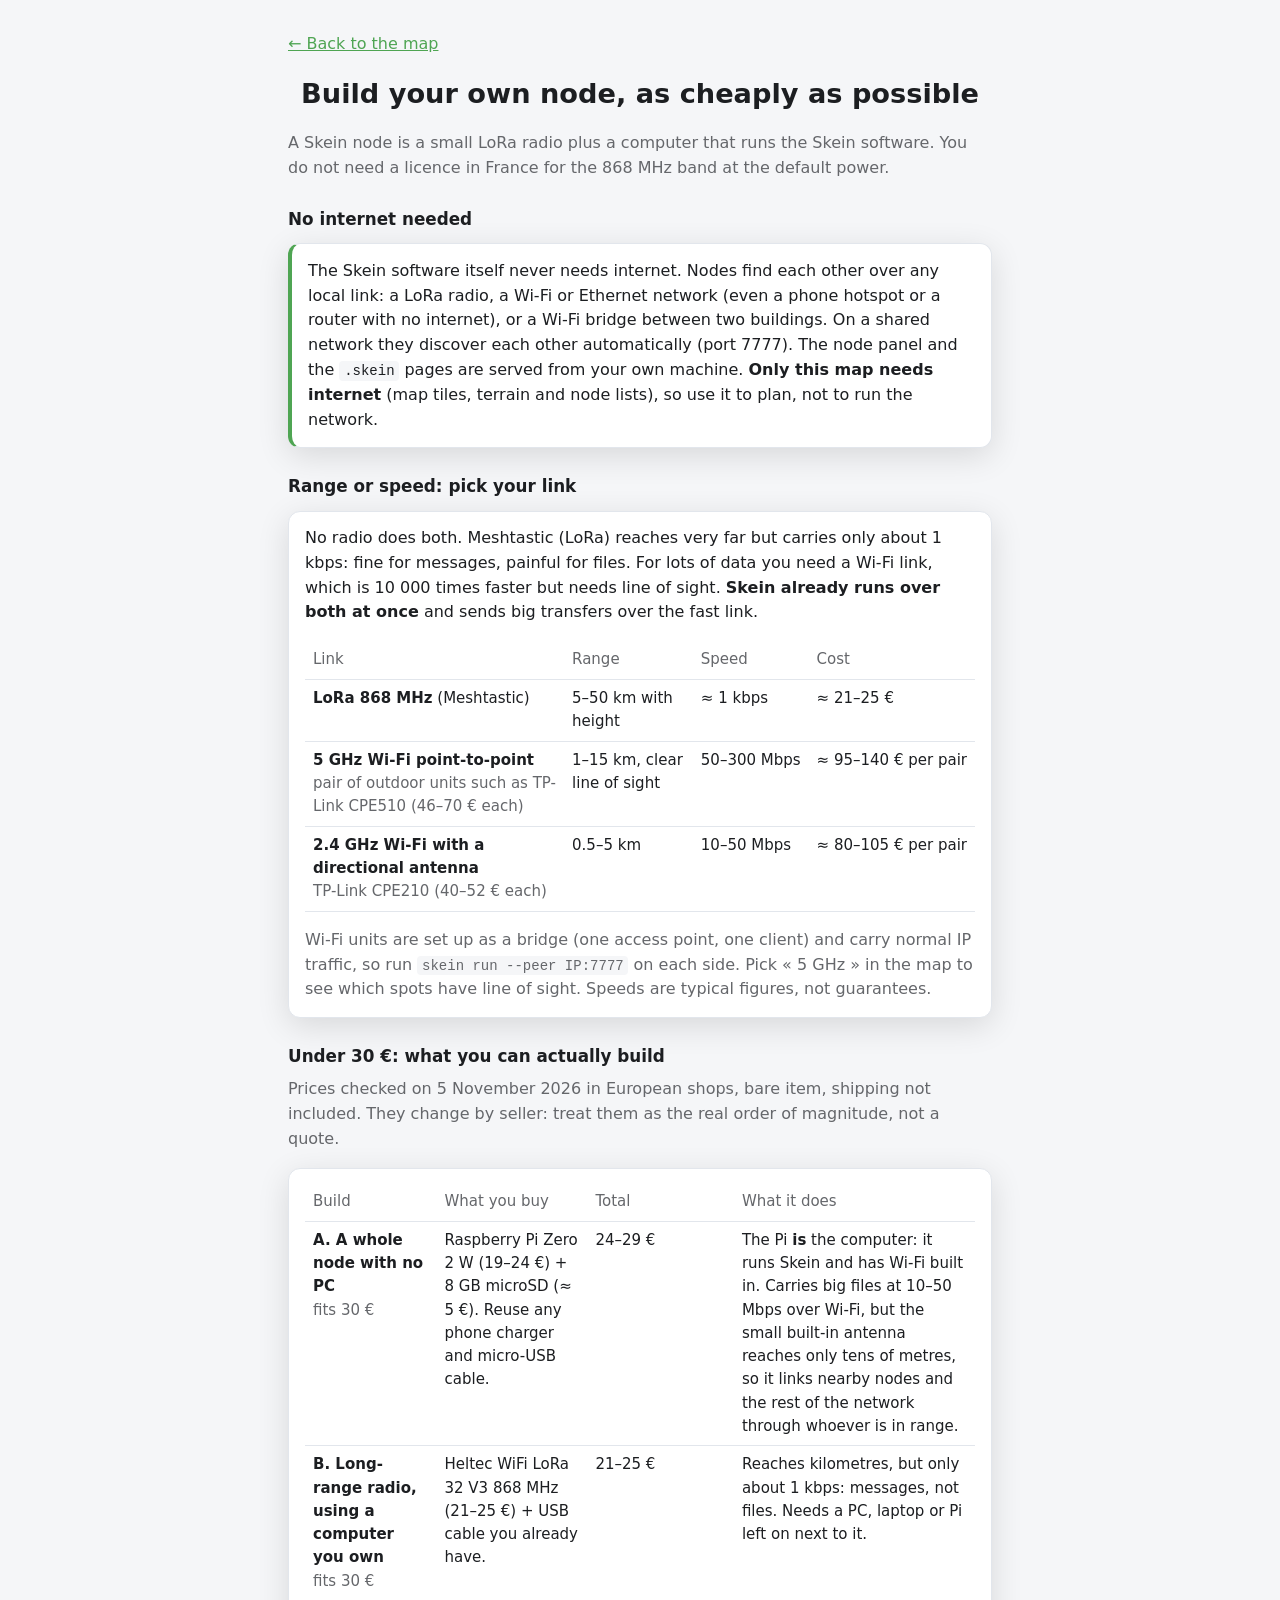
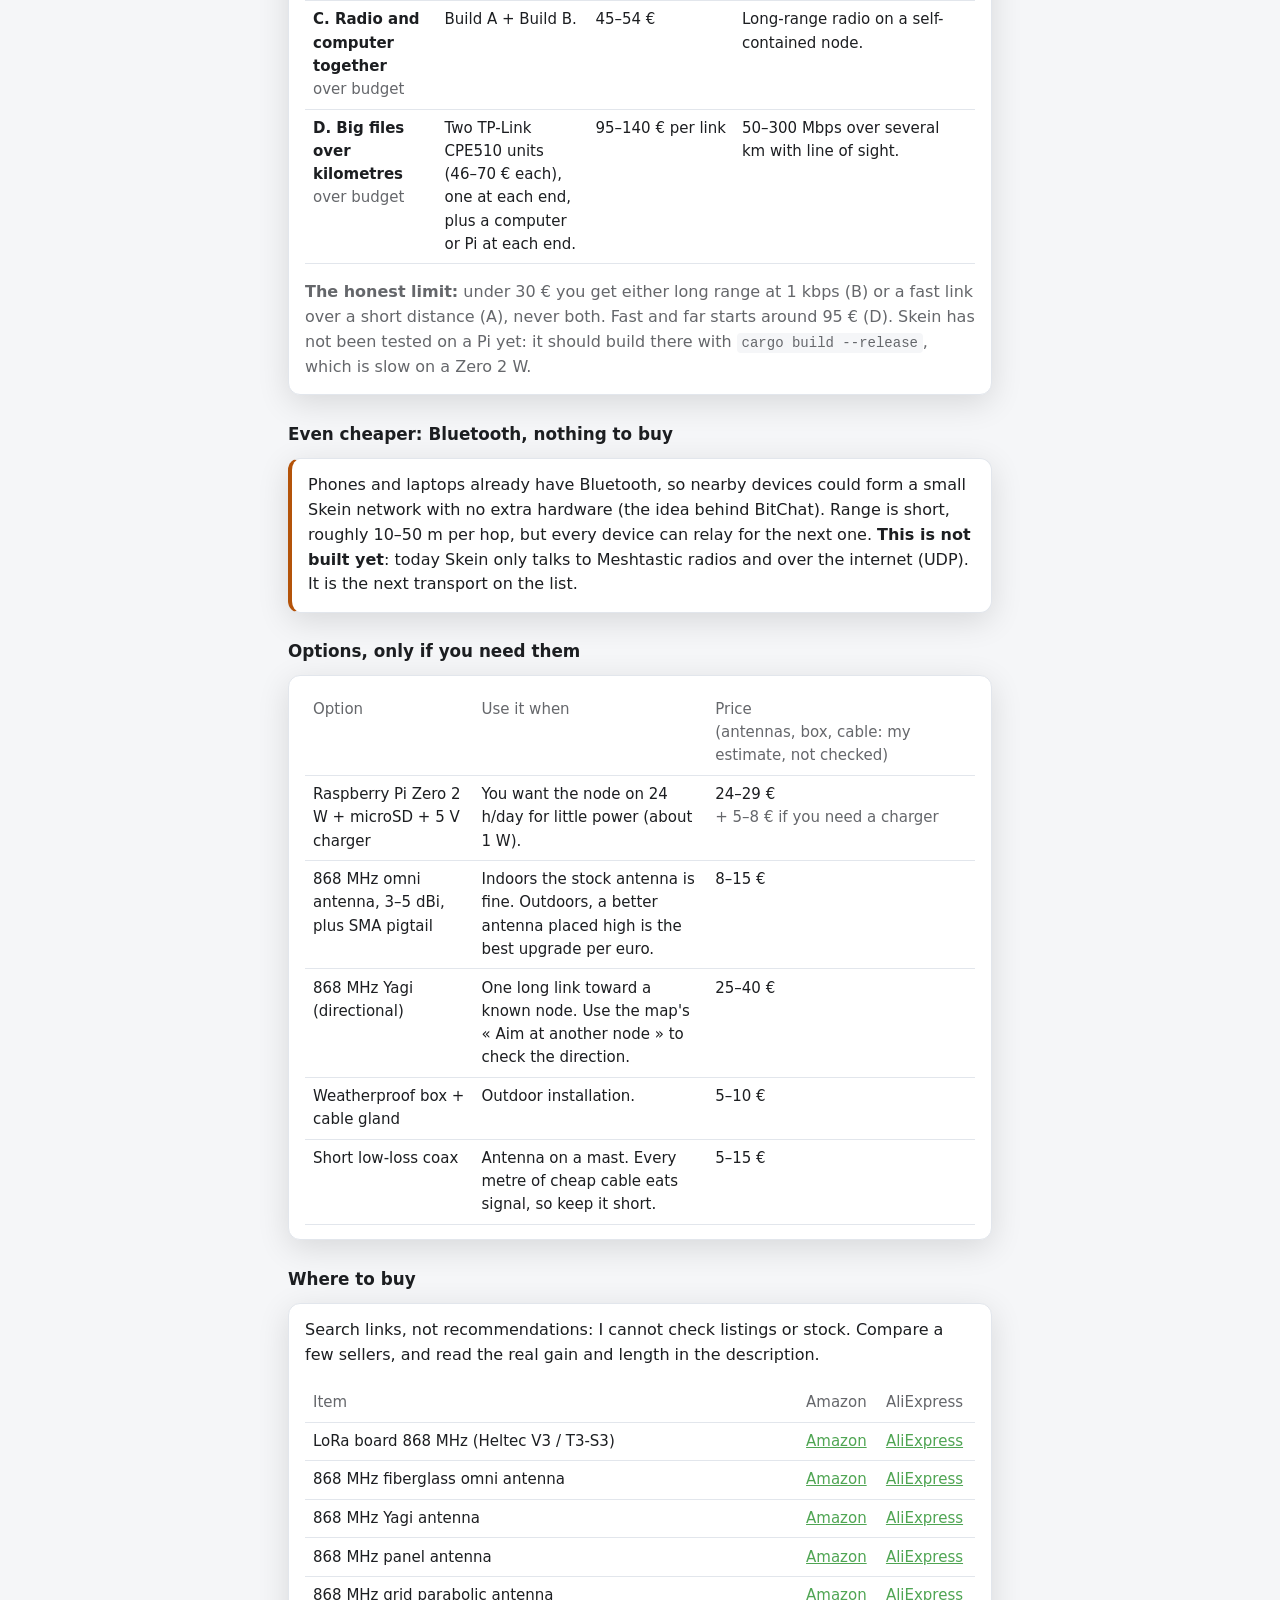
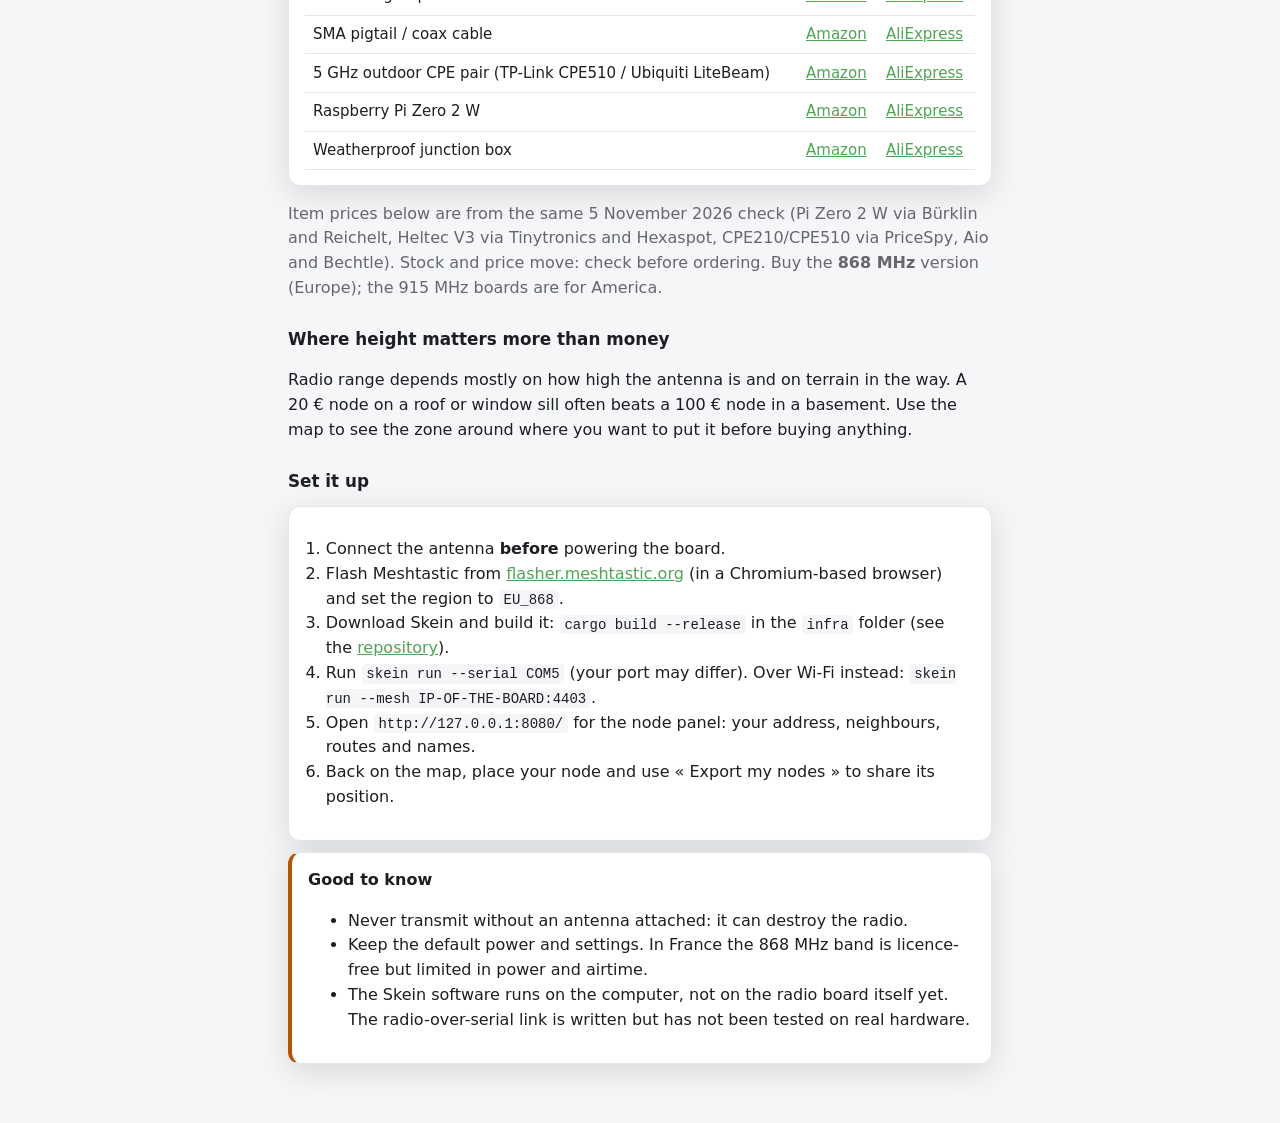
<file: build.html>
<!doctype html>
<html lang="en"><head><meta charset="utf-8"><meta name="viewport" content="width=device-width,initial-scale=1">
<title>Build a node</title>
<style>
:root{--bg:#f5f6f8;--card:#fff;--fg:#1c1e21;--mut:#65676b;--line:#e2e6ec;--ac:#4fa553;--g1:#66bb6a;--g2:#388e3c;--alt:rgba(22,163,74,.10);--warn:#b45309;--bad:#dc2626;--shadow:0 1px 3px rgba(0,0,0,.06),0 4px 14px rgba(0,0,0,.04)}
@media (prefers-color-scheme:dark){:root{--bg:#0a0a0a;--card:#151515;--fg:#e6e6e6;--mut:#a3a3a3;--line:#2a2a2a;--ac:#43a047;--g1:#2e7d32;--g2:#1b5e20;--alt:rgba(67,160,71,.14);--warn:#d99a2b;--bad:#e5534b;--shadow:0 1px 3px rgba(0,0,0,.4),0 4px 14px rgba(0,0,0,.3)}}
*{box-sizing:border-box}body{margin:0;background:var(--bg);color:var(--fg);font:16px/1.55 system-ui,sans-serif}
main{max-width:46rem;margin:0 auto;padding:1rem 16px 3rem}a{color:var(--ac)}
h1{font-size:1.6rem;margin:.8rem 0 .2rem}h2{font-size:1.05rem;margin:1.6rem 0 .5rem}
.lead{color:var(--mut);margin:0 0 1rem}
.card{background:var(--card);border:1px solid var(--line);border-radius:12px;box-shadow:0 8px 32px rgba(0,0,0,.12);padding:.9rem 1rem;margin:.7rem 0;overflow-x:auto}
table{width:100%;border-collapse:collapse;font-size:15px}th,td{text-align:left;padding:.45rem .5rem;border-bottom:1px solid var(--line);vertical-align:top}th{color:var(--mut);font-weight:500}
td.p{white-space:nowrap;font-variant-numeric:tabular-nums}tr.tot td{font-weight:600;border-bottom:0}
.warn{border-left:4px solid var(--warn)}code{font:14px ui-monospace,Consolas,monospace;background:var(--bg);padding:.1rem .3rem;border-radius:4px}
.mut{color:var(--mut)}ol{padding-left:1.3rem}
h1{text-align:center;font-size:1.7rem;font-weight:700;margin:1rem 0}
button{font-weight:600;border-radius:8px;border:0;padding:.7rem 1.1rem;background:linear-gradient(135deg,var(--g1),var(--g2));color:#fff;transition:transform .15s,box-shadow .15s}
button:hover{transform:translateY(-1px);box-shadow:0 4px 12px rgba(76,175,80,.35)}
input:focus{outline:none;border-color:var(--ac);box-shadow:0 0 0 3px var(--alt)}
</style></head><body><main>
<p><a href="./">← Back to the map</a></p>
<h1>Build your own node, as cheaply as possible</h1>
<p class="lead">A Skein node is a small LoRa radio plus a computer that runs the Skein software. You do not need a licence in France for the 868 MHz band at the default power.</p>

<h2>No internet needed</h2>
<div class="card warn" style="border-left-color:var(--ac)">The Skein software itself never needs internet. Nodes find each other over any local link: a LoRa radio, a Wi-Fi or Ethernet network (even a phone hotspot or a router with no internet), or a Wi-Fi bridge between two buildings. On a shared network they discover each other automatically (port 7777). The node panel and the <code>.skein</code> pages are served from your own machine. <b>Only this map needs internet</b> (map tiles, terrain and node lists), so use it to plan, not to run the network.</div>

<h2>Range or speed: pick your link</h2>
<div class="card"><p style="margin-top:0">No radio does both. Meshtastic (LoRa) reaches very far but carries only about 1 kbps: fine for messages, painful for files. For lots of data you need a Wi-Fi link, which is 10 000 times faster but needs line of sight. <b>Skein already runs over both at once</b> and sends big transfers over the fast link.</p><table>
<thead><tr><th>Link</th><th>Range</th><th>Speed</th><th>Cost</th></tr></thead><tbody>
<tr><td><b>LoRa 868 MHz</b> (Meshtastic)</td><td>5–50 km with height</td><td class="p">≈ 1 kbps</td><td class="p">≈ 21–25 €</td></tr>
<tr><td><b>5 GHz Wi-Fi point-to-point</b><br><span class="mut">pair of outdoor units such as TP-Link CPE510 (46–70 € each)</span></td><td>1–15 km, clear line of sight</td><td class="p">50–300 Mbps</td><td class="p">≈ 95–140 € per pair</td></tr>
<tr><td><b>2.4 GHz Wi-Fi with a directional antenna</b><br><span class="mut">TP-Link CPE210 (40–52 € each)</span></td><td>0.5–5 km</td><td class="p">10–50 Mbps</td><td class="p">≈ 80–105 € per pair</td></tr>
</tbody></table>
<p class="mut" style="margin-bottom:0">Wi-Fi units are set up as a bridge (one access point, one client) and carry normal IP traffic, so run <code>skein run --peer IP:7777</code> on each side. Pick «&nbsp;5 GHz&nbsp;» in the map to see which spots have line of sight. Speeds are typical figures, not guarantees.</p></div>

<h2>Under 30 €: what you can actually build</h2>
<p class="lead">Prices checked on 5 November 2026 in European shops, bare item, shipping not included. They change by seller: treat them as the real order of magnitude, not a quote.</p>
<div class="card"><table>
<thead><tr><th>Build</th><th>What you buy</th><th>Total</th><th>What it does</th></tr></thead><tbody>
<tr><td><b>A. A whole node with no PC</b><br><span class="mut">fits 30 €</span></td><td>Raspberry Pi Zero 2 W (19–24 €) + 8 GB microSD (≈ 5 €). Reuse any phone charger and micro-USB cable.</td><td class="p">24–29 €</td><td>The Pi <b>is</b> the computer: it runs Skein and has Wi-Fi built in. Carries big files at 10–50 Mbps over Wi-Fi, but the small built-in antenna reaches only tens of metres, so it links nearby nodes and the rest of the network through whoever is in range.</td></tr>
<tr><td><b>B. Long-range radio, using a computer you own</b><br><span class="mut">fits 30 €</span></td><td>Heltec WiFi LoRa 32 V3 868 MHz (21–25 €) + USB cable you already have.</td><td class="p">21–25 €</td><td>Reaches kilometres, but only about 1 kbps: messages, not files. Needs a PC, laptop or Pi left on next to it.</td></tr>
<tr><td><b>C. Radio and computer together</b><br><span class="mut">over budget</span></td><td>Build A + Build B.</td><td class="p">45–54 €</td><td>Long-range radio on a self-contained node.</td></tr>
<tr><td><b>D. Big files over kilometres</b><br><span class="mut">over budget</span></td><td>Two TP-Link CPE510 units (46–70 € each), one at each end, plus a computer or Pi at each end.</td><td class="p">95–140 € per link</td><td>50–300 Mbps over several km with line of sight.</td></tr>
</tbody></table>
<p class="mut" style="margin-bottom:0"><b>The honest limit:</b> under 30 € you get either long range at 1 kbps (B) or a fast link over a short distance (A), never both. Fast and far starts around 95 € (D). Skein has not been tested on a Pi yet: it should build there with <code>cargo build --release</code>, which is slow on a Zero 2 W.</p></div>

<h2>Even cheaper: Bluetooth, nothing to buy</h2>
<div class="card warn">Phones and laptops already have Bluetooth, so nearby devices could form a small Skein network with no extra hardware (the idea behind BitChat). Range is short, roughly 10–50 m per hop, but every device can relay for the next one. <b>This is not built yet</b>: today Skein only talks to Meshtastic radios and over the internet (UDP). It is the next transport on the list.</div>

<h2>Options, only if you need them</h2>
<div class="card"><table>
<thead><tr><th>Option</th><th>Use it when</th><th>Price<br><span class="mut">(antennas, box, cable: my estimate, not checked)</span></th></tr></thead>
<tbody>
<tr><td>Raspberry Pi Zero 2 W + microSD + 5 V charger</td><td>You want the node on 24 h/day for little power (about 1 W).</td><td class="p">24–29 €<br><span class="mut">+ 5–8 € if you need a charger</span></td></tr>
<tr><td>868 MHz omni antenna, 3–5 dBi, plus SMA pigtail</td><td>Indoors the stock antenna is fine. Outdoors, a better antenna placed high is the best upgrade per euro.</td><td class="p">8–15 €</td></tr>
<tr><td>868 MHz Yagi (directional)</td><td>One long link toward a known node. Use the map's «&nbsp;Aim at another node&nbsp;» to check the direction.</td><td class="p">25–40 €</td></tr>
<tr><td>Weatherproof box + cable gland</td><td>Outdoor installation.</td><td class="p">5–10 €</td></tr>
<tr><td>Short low-loss coax</td><td>Antenna on a mast. Every metre of cheap cable eats signal, so keep it short.</td><td class="p">5–15 €</td></tr>
</tbody></table></div>
<h2>Where to buy</h2>
<div class="card"><p style="margin-top:0">Search links, not recommendations: I cannot check listings or stock. Compare a few sellers, and read the real gain and length in the description.</p><table>
<thead><tr><th>Item</th><th>Amazon</th><th>AliExpress</th></tr></thead><tbody id="shop"></tbody></table></div>
<p class="mut">Item prices below are from the same 5 November 2026 check (Pi Zero 2 W via Bürklin and Reichelt, Heltec V3 via Tinytronics and Hexaspot, CPE210/CPE510 via PriceSpy, Aio and Bechtle). Stock and price move: check before ordering. Buy the <b>868 MHz</b> version (Europe); the 915 MHz boards are for America.</p>

<h2>Where height matters more than money</h2>
<p>Radio range depends mostly on how high the antenna is and on terrain in the way. A 20 € node on a roof or window sill often beats a 100 € node in a basement. Use the map to see the zone around where you want to put it before buying anything.</p>

<h2>Set it up</h2>
<div class="card"><ol>
<li>Connect the antenna <b>before</b> powering the board.</li>
<li>Flash Meshtastic from <a href="https://flasher.meshtastic.org">flasher.meshtastic.org</a> (in a Chromium-based browser) and set the region to <code>EU_868</code>.</li>
<li>Download Skein and build it: <code>cargo build --release</code> in the <code>infra</code> folder (see the <a href="https://github.com/TheSolar1/skein">repository</a>).</li>
<li>Run <code>skein run --serial COM5</code> (your port may differ). Over Wi-Fi instead: <code>skein run --mesh IP-OF-THE-BOARD:4403</code>.</li>
<li>Open <code>http://127.0.0.1:8080/</code> for the node panel: your address, neighbours, routes and names.</li>
<li>Back on the map, place your node and use «&nbsp;Export my nodes&nbsp;» to share its position.</li>
</ol></div>

<div class="card warn"><b>Good to know</b><ul>
<li>Never transmit without an antenna attached: it can destroy the radio.</li>
<li>Keep the default power and settings. In France the 868 MHz band is licence-free but limited in power and airtime.</li>
<li>The Skein software runs on the computer, not on the radio board itself yet. The radio-over-serial link is written but has not been tested on real hardware.</li>
</ul></div>
</main><script>
const items=[["LoRa board 868 MHz (Heltec V3 / T3-S3)","heltec lora 32 v3 868mhz"],["868 MHz fiberglass omni antenna","868MHz fiberglass omni antenna"],["868 MHz Yagi antenna","868MHz yagi antenna"],["868 MHz panel antenna","868MHz panel antenna"],["868 MHz grid parabolic antenna","868MHz grid parabolic antenna"],["SMA pigtail / coax cable","SMA male pigtail RG58 coax cable"],["5 GHz outdoor CPE pair (TP-Link CPE510 / Ubiquiti LiteBeam)","TP-Link CPE510 5GHz outdoor CPE"],["Raspberry Pi Zero 2 W","raspberry pi zero 2 w"],["Weatherproof junction box","IP65 waterproof junction box"]];
document.getElementById("shop").innerHTML=items.map(([n,q])=>{q=encodeURIComponent(q);return `<tr><td>${n}</td><td><a href="https://www.amazon.fr/s?k=${q}" target="_blank" rel="noopener">Amazon</a></td><td><a href="https://www.aliexpress.com/wholesale?SearchText=${q}" target="_blank" rel="noopener">AliExpress</a></td></tr>`}).join("");
</script></body></html>
</file>
